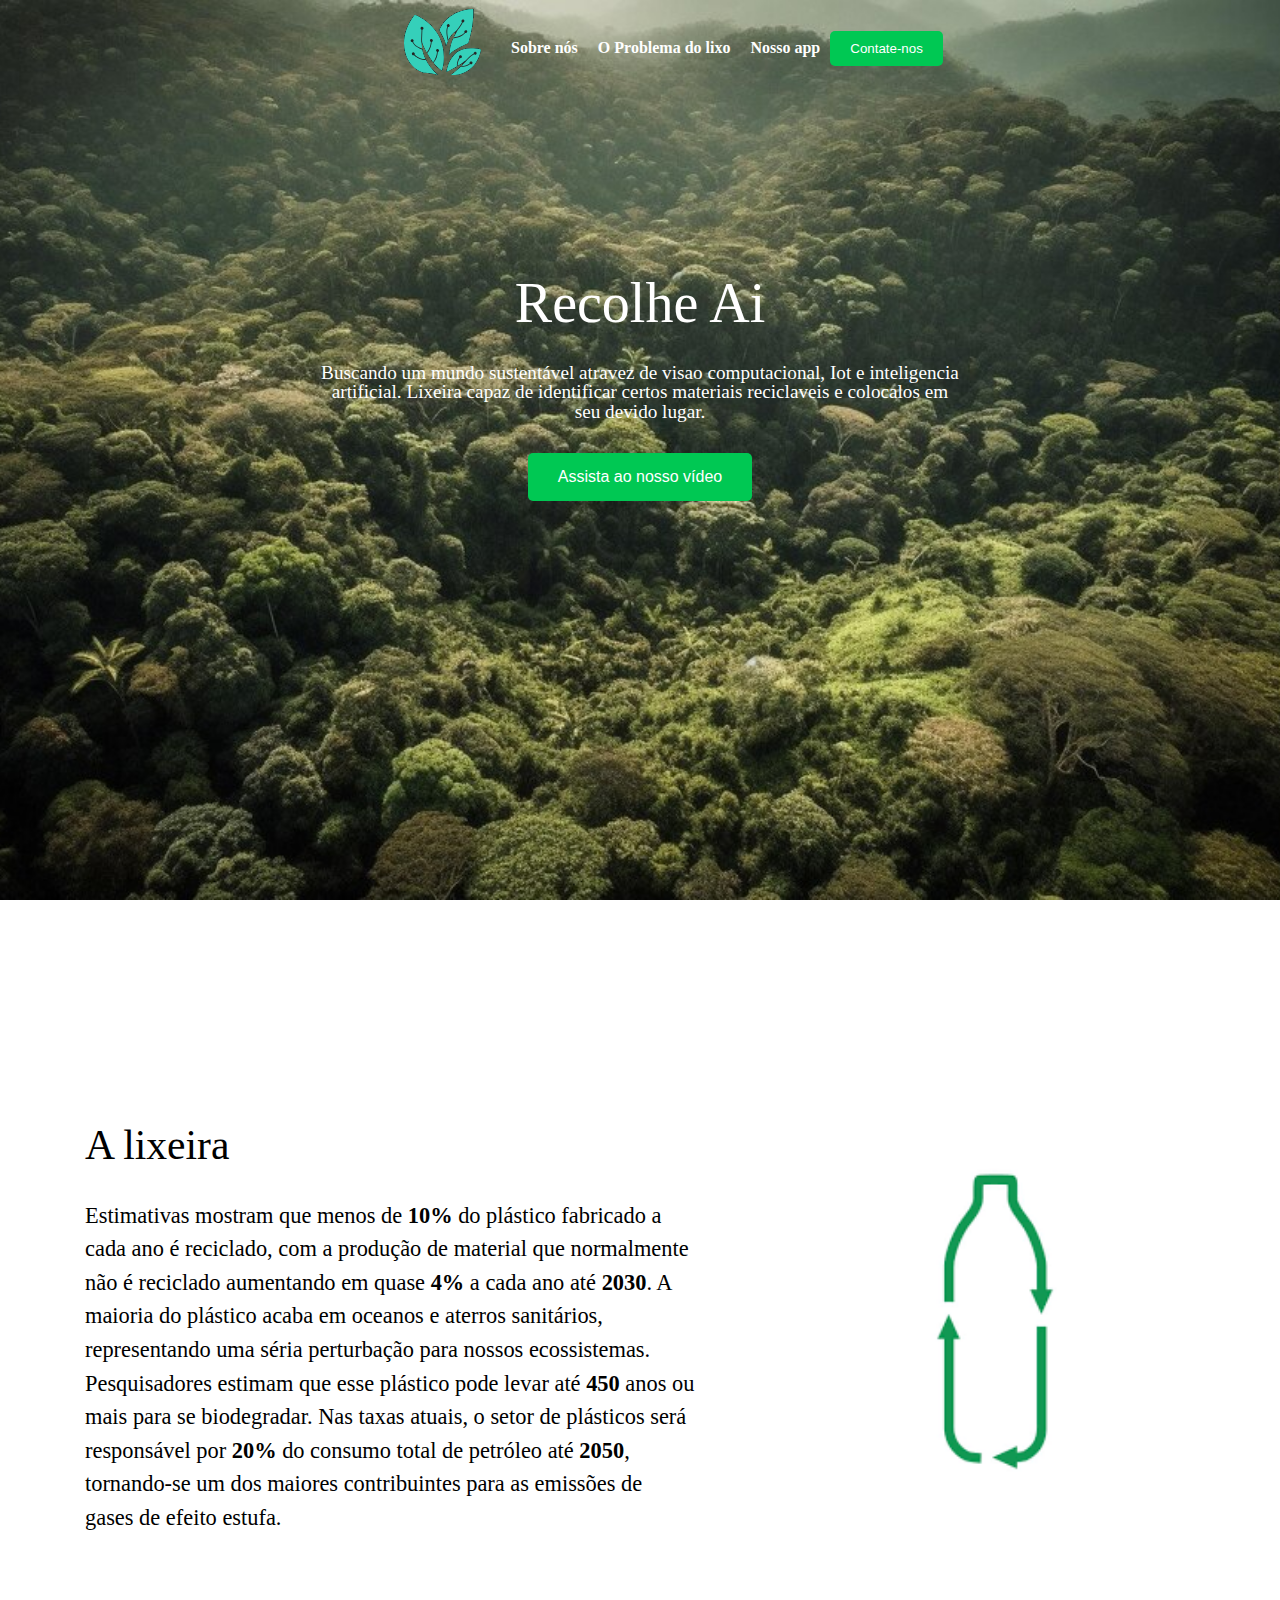
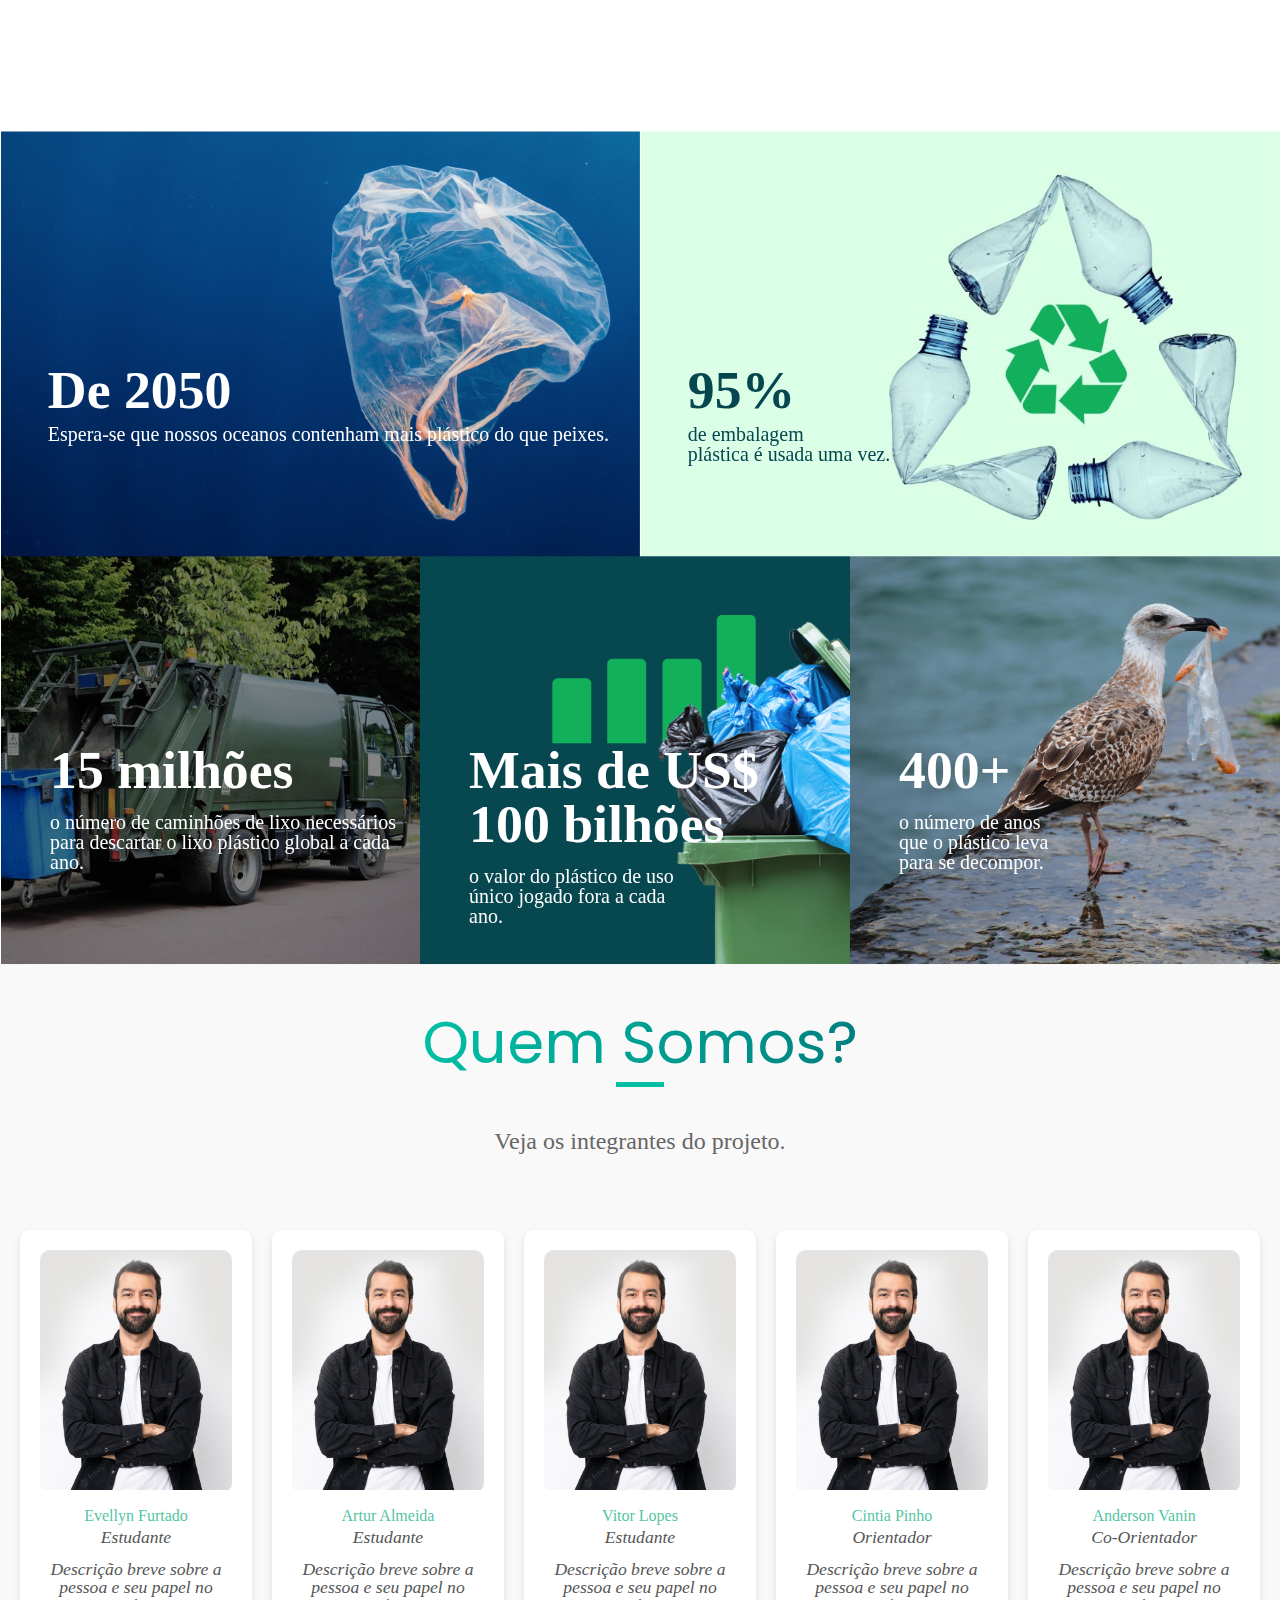
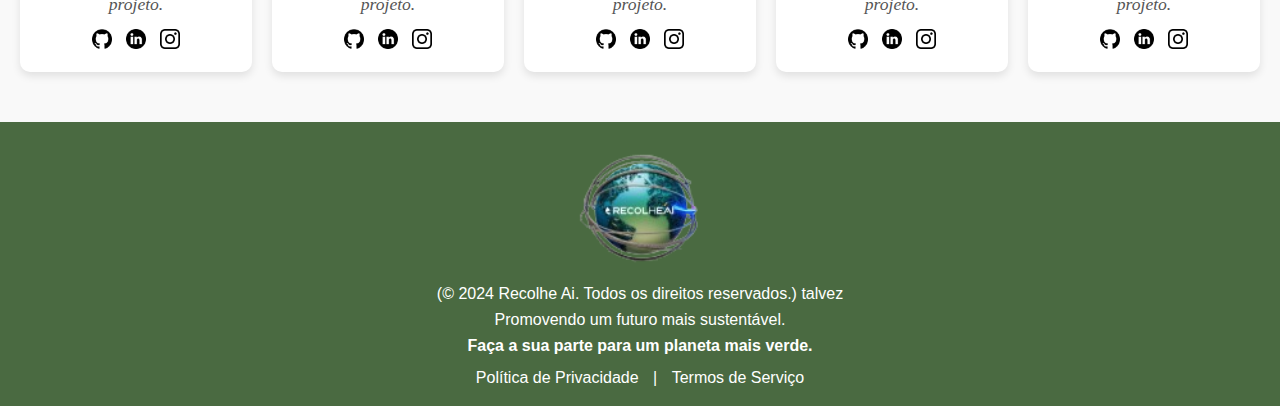
<file: index.html>
<!DOCTYPE html>
<html lang="pt-BR">
<head>
    <meta charset="UTF-8">
    <meta name="viewport" content="width=device-width, initial-scale=1.0">
    <title>Recolhe ai</title>
    <link rel="stylesheet" href="css\reset.css">
    <link rel="stylesheet" href="css\styles.css">
    <link rel="shortcut icon" href="img/ico-recolhe-ai.ico" type="image/x-icon">
    <link rel="stylesheet" href="https://fonts.googleapis.com/css2?family=Poppins:wght@400;600&display=swap">
</head>
<body>
    <header>
        <nav>
            <ul class="links">
            <div class="logo">
                <a href="index.html">
                <img src="img/ico-recolhe-ai-sem-fundo.png" alt="Recolhe ai">
            </a>
            </div>
            <nav class="menu-hamburger">
        
                <input id="menu-hamburguer" type="checkbox"/>
                <label for="menu-hamburguer">
                    <div class="menu">
                        <span class="hamburguer"></span>
                    </div>
                </label>
        
                <ul class="menu-hamburguer-elements show">
                    <li><a href="#">Sobre nós</a></li>
                    <li><a href="#">O Problema do lixo</a></li>
                    <li><a href="#">Nosso app</a></li>
                    <button class="contatoBtn">Contate-nos</button>
            </nav>
            <li><a href="#">Sobre nós</a></li>
            <li><a href="#">O Problema do lixo</a></li>
            <li><a href="#">Nosso app</a></li>
            <button class="contatoBtn">Contate-nos</button>
        </ul>
    </nav>
    
            <div class="fundo">
                <h1>Recolhe Ai</h1>
                <p> Buscando um mundo sustentável atravez de visao computacional, Iot e inteligencia artificial. Lixeira capaz de identificar certos materiais reciclaveis e colocalos em seu devido lugar. </p>
                <button class="videoBtn">Assista ao nosso vídeo</button>
            </div>

    </header>
    <main>

        <section class="problema">
                <div class="problemaContent">
                    <h2>A lixeira</h2>
                    <p>Estimativas mostram que menos de <b>10%</b> do plástico fabricado a cada ano é reciclado, com a produção de material que normalmente não é reciclado aumentando em quase <b>4%</b> a cada ano até <b>2030</b>. A maioria do plástico acaba em oceanos e aterros sanitários, representando uma séria perturbação para nossos ecossistemas. Pesquisadores estimam que esse plástico pode levar até <b>450</b> anos ou mais para se biodegradar. Nas taxas atuais, o setor de plásticos será responsável por <b>20%</b> do consumo total de petróleo até <b>2050</b>, tornando-se um dos maiores contribuintes para as emissões de gases de efeito estufa.</p>
                </div>
                <div class="problemaImg">
                    <img src="img\garrafa.png" alt="Imagem de garrafa plástica">
                </div>
        </section>

        <section class="colunDou">
        </div>
        <div class="estatistica um" style="background-image: url(img/sacoMar.jpg);">
            <h3>De 2050</h3>
            <p>Espera-se que nossos oceanos contenham mais plástico do que peixes.</p>
        </div>
            <div class="estatistica dois" style="background-image: url(img/reciclagarrafa.jpg);">
                <h3>95%</h3>
                <p>de embalagem <br> plástica é usada uma vez.</p>
        </section>
        <section class="colunTri">
        <div class="esttril tres" style="background-image: url(img/caminhao.jpg);">
            <h3>15 milhões</h3>
            <p>o número de caminhões de lixo necessários para descartar o lixo plástico global a cada ano.</p>
        </div>
        <div class="esttril quatro" style="background-image: url(img/lixeira.png);">
            <h3>Mais de US$ 100 bilhões</h3>
            <p>o valor do plástico de uso <br> único jogado fora a cada <br> ano.</p>
        </div>
        <div class="esttril cinco" style="background-image: url(img/animal.jpg);">
            <h3>400+</h3>
            <p>o número de anos <br> que o plástico leva <br> para se decompor.</p>
        </div>
    </section>
       

    <section class="time">
        <h2>Quem Somos?</h2>
        <p class="subtitle">Veja os integrantes do projeto.</p>
        <div class="timePessoas">
            <div class="timePessoa">
                <div class="fotoPessoa">
                    <img src="img/pessoa.jpg" alt="Evellyn Furtado">
                </div>
                <h3>Evellyn Furtado</h3>
                <p>Estudante</p>
                <p>Descrição breve sobre a pessoa e seu papel no projeto.</p>
                <div class="social-icons">
                    <a href="#"><img src="img/icogithub.png" alt="github"></a>
                    <a href="#"><img src="img/linkedin.png" alt="LinkedIn"></a>
                    <a href="#"><img src="img/instagram.png" alt="Instagram"></a>
                </div>
            </div>
            <div class="timePessoa">
                <div class="fotoPessoa">
                    <img src="img/pessoa.jpg" alt="Artur Almeida">
                </div>
                <h3>Artur Almeida</h3>
                <p>Estudante</p>
                <p>Descrição breve sobre a pessoa e seu papel no projeto.</p>
                <div class="social-icons">
                    <a href="#"><img src="img/icogithub.png" alt="github"></a>
                    <a href="#"><img src="img/linkedin.png" alt="LinkedIn"></a>
                    <a href="#"><img src="img/instagram.png" alt="Instagram"></a>
                </div>
            </div>
            <div class="timePessoa">
                <div class="fotoPessoa">
                    <img src="img/pessoa.jpg" alt="Vitor Lopes">
                </div>
                <h3>Vitor Lopes</h3>
                <p>Estudante</p>
                <p>Descrição breve sobre a pessoa e seu papel no projeto.</p>
                <div class="social-icons">
                    <a href="#" target="_blank"><img src="img/icogithub.png" alt="github"></a>
                    <a href="#" target="_blank"><img src="img/linkedin.png" alt="LinkedIn"></a>
                    <a href="#" target="_blank"><img src="img/instagram.png" alt="Instagram"></a>
                </div>
            </div>
            <div class="timePessoa">
                <div class="fotoPessoa">
                    <img src="img/pessoa.jpg" alt="Cintia Pinho">
                </div>
                <h3>Cintia Pinho</h3>
                <p>Orientador</p>
                <p>Descrição breve sobre a pessoa e seu papel no projeto.</p>
                <div class="social-icons">
                    <a href="#" target="_blank"><img src="img/icogithub.png" alt="github"></a>
                    <a href="#" target="_blank"><img src="img/linkedin.png" alt="LinkedIn"></a>
                    <a href="#" target="_blank"><img src="img/instagram.png" alt="Instagram"></a>
                </div>
            </div>
            <div class="timePessoa">
                <div class="fotoPessoa">
                    <img src="img/pessoa.jpg" alt="Anderson Vanin">
                </div>
                <h3>Anderson Vanin</h3>
                <p>Co-Orientador</p>
                <p>Descrição breve sobre a pessoa e seu papel no projeto.</p>
                <div class="social-icons">
                    <a href="#" target="_blank"><img src="img/icogithub.png" alt="github"></a>
                    <a href="#" target="_blank"><img src="img/linkedin.png" alt="LinkedIn"></a>
                    <a href="#" target="_blank"><img src="img/instagram.png" alt="Instagram"></a>
                </div>
            </div>
        </div>
    </section>
        
    </main>
    <footer>
            <div class="footerLogo">
                <img src="img/LogoRecolheai.png" alt="Recolhe Aí Logo">
            </div>
            <p>(&copy 2024 Recolhe Ai. Todos os direitos reservados.) talvez </p>
            <p class="footerTxt">Promovendo um futuro mais sustentável. </p>
            <p class="footerDest">Faça a sua parte para um planeta mais verde. </p>
            <div class="footerComp"> 
                <a href="#" class="footerLink">Política de Privacidade </a>
                <span>|</span>
                <a href="#" class="footerLink">Termos de Serviço </a>
            </div>
    </footer>
</body>
</html>
</file>
